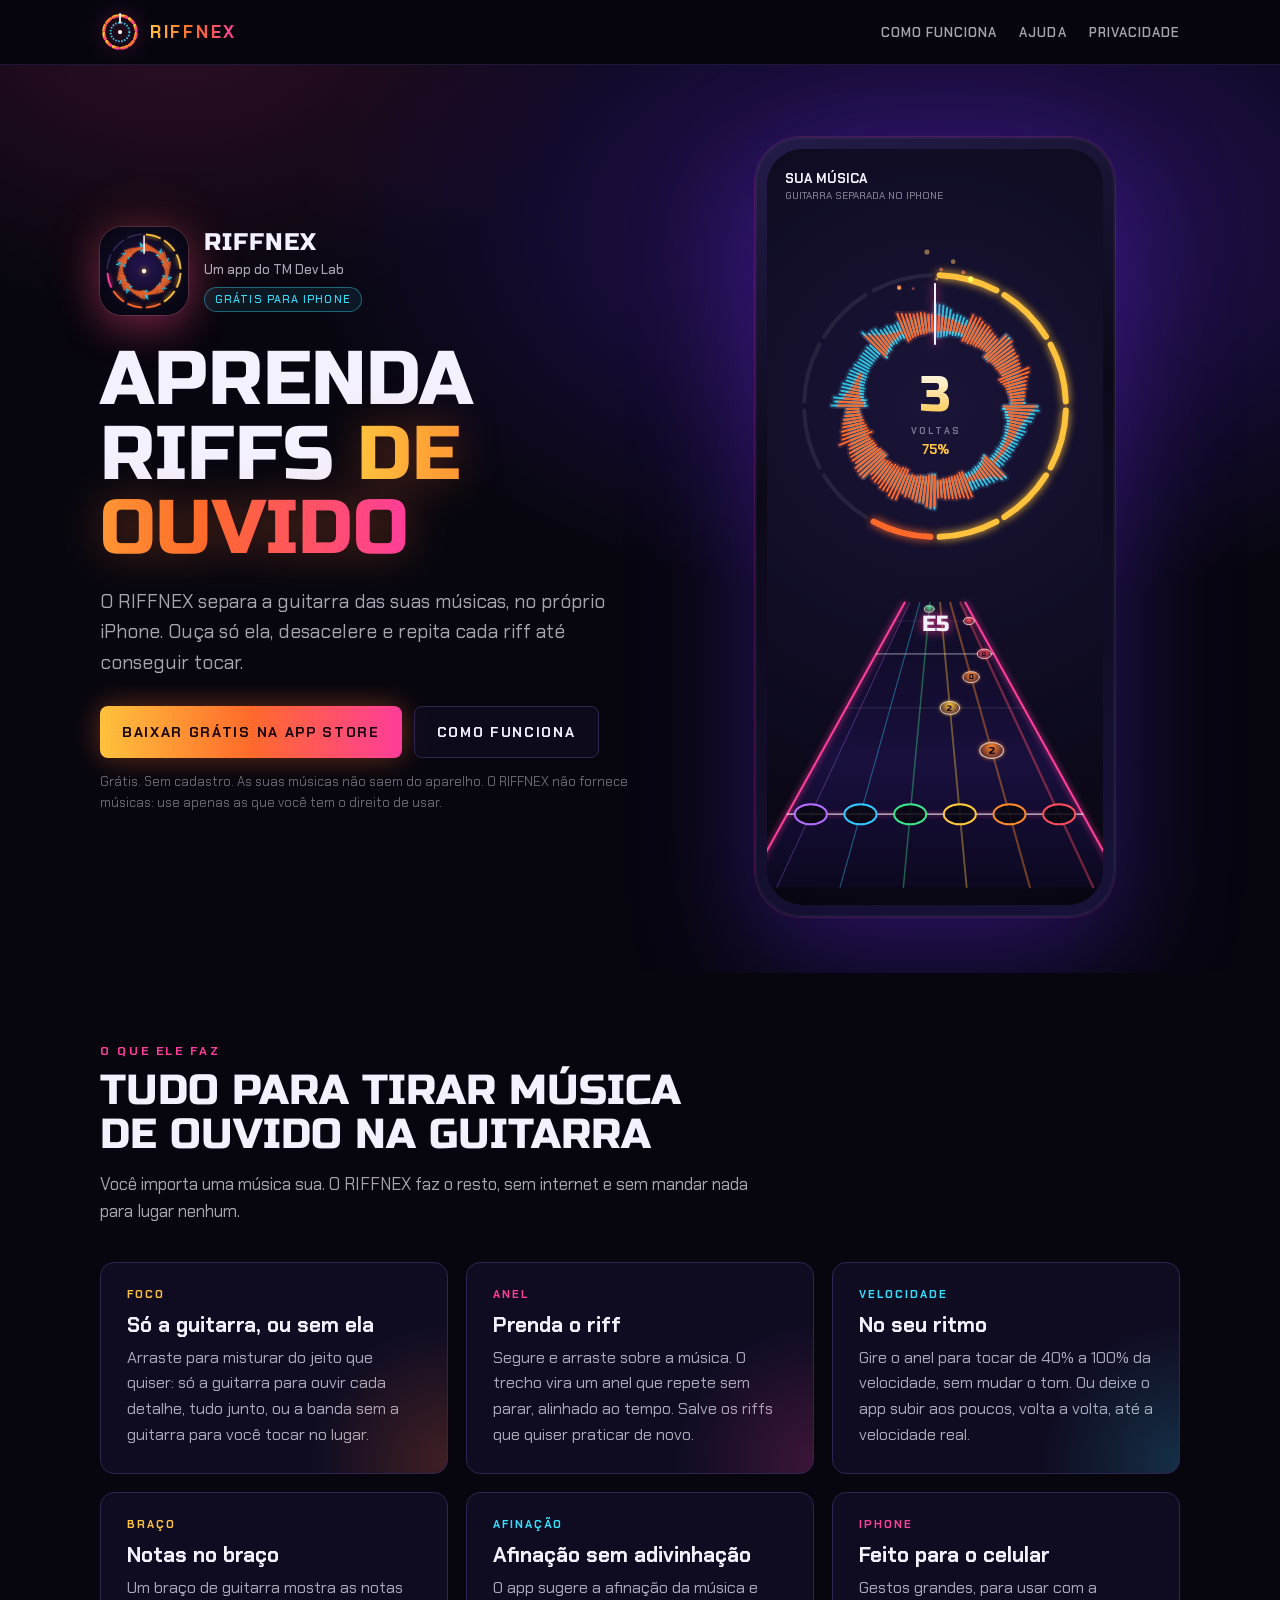
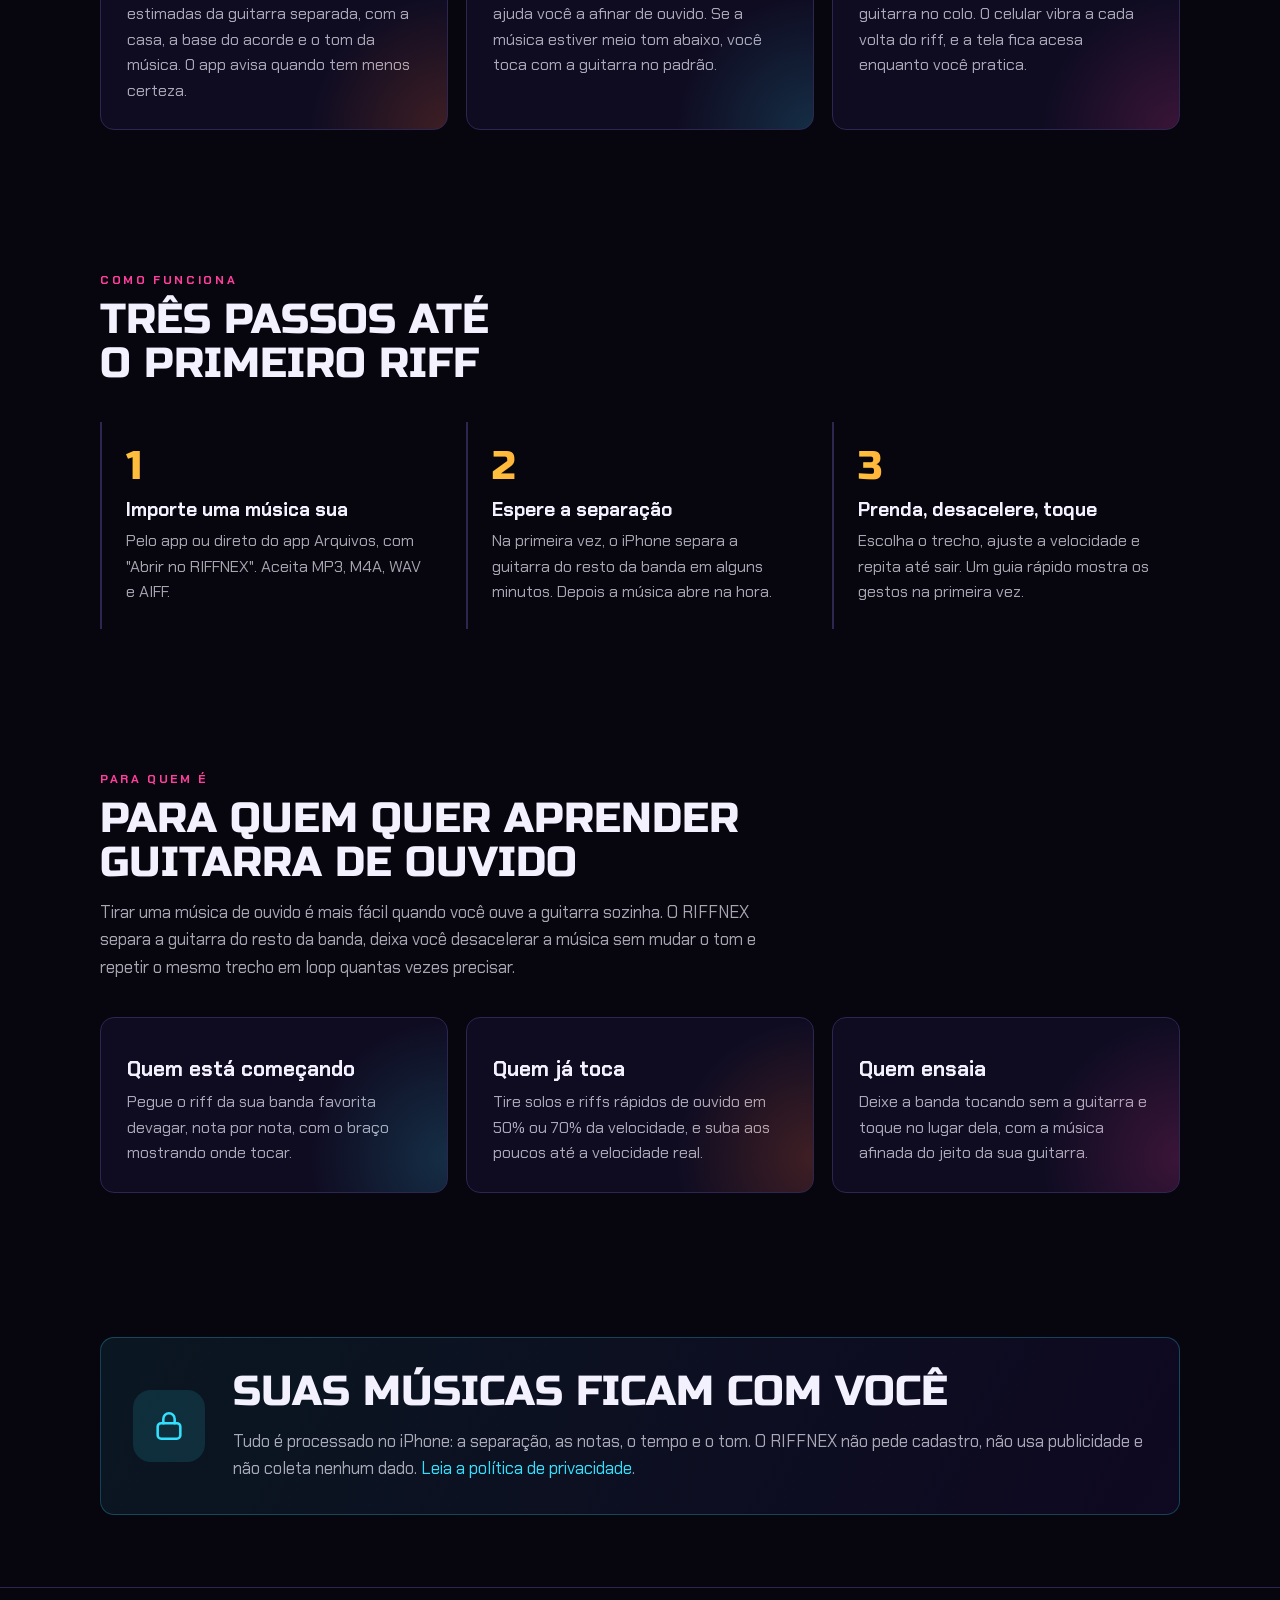
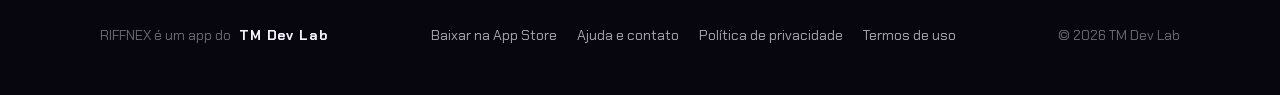
<file: site/index.html>
<!doctype html>
<html lang="pt-BR">
<head>
<meta charset="utf-8">
<meta name="viewport" content="width=device-width, initial-scale=1, viewport-fit=cover">
<title>RIFFNEX: aprenda guitarra de ouvido com as suas músicas</title>
<meta name="description" content="App grátis para iPhone que separa a guitarra das suas músicas. Ouça só a guitarra, desacelere sem mudar o tom e repita cada riff em loop até tocar. Tudo no aparelho, sem cadastro.">
<meta name="robots" content="index, follow, max-image-preview:large">
<meta name="theme-color" content="#07060f">
<meta name="author" content="TM Dev Lab">
<meta name="color-scheme" content="dark">
<meta name="apple-itunes-app" content="app-id=6829888708">
<link rel="canonical" href="https://riffnex.tmdevlab.com/">
<link rel="icon" type="image/png" href="assets/favicon-64.png">
<link rel="apple-touch-icon" href="assets/apple-touch-icon.png">
<link rel="manifest" href="site.webmanifest">
<meta property="og:type" content="website">
<meta property="og:site_name" content="RIFFNEX">
<meta property="og:locale" content="pt_BR">
<meta property="og:url" content="https://riffnex.tmdevlab.com/">
<meta property="og:title" content="RIFFNEX: aprenda guitarra de ouvido com as suas músicas">
<meta property="og:description" content="App grátis para iPhone que separa a guitarra das suas músicas. Ouça só a guitarra, desacelere sem mudar o tom e repita cada riff em loop até tocar. Tudo no aparelho, sem cadastro.">
<meta property="og:image" content="https://riffnex.tmdevlab.com/assets/og-image.png">
<meta property="og:image:width" content="1200">
<meta property="og:image:height" content="630">
<meta property="og:image:alt" content="RIFFNEX: aprenda riffs de ouvido. Um app do TM Dev Lab.">
<meta name="twitter:card" content="summary_large_image">
<meta name="twitter:title" content="RIFFNEX: aprenda guitarra de ouvido com as suas músicas">
<meta name="twitter:description" content="App grátis para iPhone que separa a guitarra das suas músicas. Ouça só a guitarra, desacelere sem mudar o tom e repita cada riff em loop até tocar. Tudo no aparelho, sem cadastro.">
<meta name="twitter:image" content="https://riffnex.tmdevlab.com/assets/og-image.png">
<script type="application/ld+json">{"@context": "https://schema.org", "@type": "SoftwareApplication", "name": "RIFFNEX", "url": "https://riffnex.tmdevlab.com/", "description": "App para iPhone que separa a guitarra das suas músicas no próprio aparelho, para você ouvir só ela, desacelerar e repetir cada riff até aprender de ouvido.", "applicationCategory": "MusicApplication", "applicationSubCategory": "Educação musical", "operatingSystem": "iOS 27", "inLanguage": "pt-BR", "image": "https://riffnex.tmdevlab.com/assets/icon-512.png", "screenshot": "https://riffnex.tmdevlab.com/assets/og-image.png", "offers": {"@type": "Offer", "price": "0", "priceCurrency": "BRL"}, "downloadUrl": "https://apps.apple.com/app/riffnex/id6829888708", "installUrl": "https://apps.apple.com/app/riffnex/id6829888708", "sameAs": ["https://apps.apple.com/app/riffnex/id6829888708"], "featureList": ["Separação da guitarra no iPhone", "Só a guitarra, tudo junto ou a banda sem a guitarra", "Loop de riffs alinhado ao tempo", "Velocidade de 40% a 100% sem mudar o tom", "Braço de guitarra com notas estimadas", "Sugestão de afinação e afinador de ouvido"], "author": {"@type": "Organization", "@id": "https://www.tmdevlab.com/#org", "name": "TM Dev Lab", "url": "https://www.tmdevlab.com"}, "publisher": {"@type": "Organization", "@id": "https://www.tmdevlab.com/#org", "name": "TM Dev Lab", "url": "https://www.tmdevlab.com"}}</script>
<script type="application/ld+json">{"@context": "https://schema.org", "@type": "WebSite", "name": "RIFFNEX", "url": "https://riffnex.tmdevlab.com/", "inLanguage": "pt-BR", "publisher": {"@type": "Organization", "@id": "https://www.tmdevlab.com/#org", "name": "TM Dev Lab", "url": "https://www.tmdevlab.com"}}</script>
<link rel="preconnect" href="https://fonts.googleapis.com">
<link rel="preconnect" href="https://fonts.gstatic.com" crossorigin>
<link rel="stylesheet" href="https://fonts.googleapis.com/css2?family=Chakra+Petch:wght@400;500;600;700&family=Russo+One&display=swap">
<link rel="stylesheet" href="assets/style.css">
</head>
<body>
<header class="top">
  <div class="wrap">
    <a class="brand" href=""><svg class="mark" viewBox="0 0 64 64" width="40" height="40" aria-hidden="true">
  <defs><linearGradient id="rxg" x1="0" y1="0" x2="1" y2="1"><stop offset="0" stop-color="#ffc23d"/><stop offset=".5" stop-color="#ff6a2b"/><stop offset="1" stop-color="#ff3d9a"/></linearGradient></defs>
  <g fill="none" stroke="url(#rxg)" stroke-width="5" stroke-linecap="round"><path d="M34.27 6.10 A26 26 0 0 1 42.99 8.44"/><path d="M46.91 10.70 A26 26 0 0 1 53.30 17.09"/><path d="M55.56 21.01 A26 26 0 0 1 57.90 29.73"/><path d="M57.90 34.27 A26 26 0 0 1 55.56 42.99"/><path d="M53.30 46.91 A26 26 0 0 1 46.91 53.30"/><path d="M42.99 55.56 A26 26 0 0 1 34.27 57.90"/><path d="M29.73 57.90 A26 26 0 0 1 21.01 55.56"/><path d="M17.09 53.30 A26 26 0 0 1 10.70 46.91"/><path d="M8.44 42.99 A26 26 0 0 1 6.10 34.27"/><path d="M6.10 29.73 A26 26 0 0 1 8.44 21.01"/><path d="M10.70 17.09 A26 26 0 0 1 17.09 10.70"/><path d="M21.01 8.44 A26 26 0 0 1 29.73 6.10"/></g>
  <circle cx="32" cy="32" r="15" fill="none" stroke="#33e1ff" stroke-width="3" stroke-dasharray="2.2 2.6"/>
  <circle cx="32" cy="32" r="3.4" fill="#fff4e6"/>
  <rect x="30.6" y="1.5" width="2.8" height="17" rx="1.4" fill="#fff"/>
</svg><span>RIFFNEX</span></a>
    <nav class="nav" aria-label="Principal">
      <a class="hide-sm" href="#como-funciona">Como funciona</a>
      <a href="suporte/">Ajuda</a>
      <a href="privacidade/">Privacidade</a>
    </nav>
  </div>
</header>
<main>
<section class="hero">
  <div class="wrap">
    <div>
      <div class="appcard">
        <img src="assets/icon-512.png" alt="Ícone do RIFFNEX: um anel com a guitarra em laranja e a banda em azul" width="88" height="88">
        <div>
          <strong>RIFFNEX</strong>
          <span>Um app do TM Dev Lab</span>
          <span class="soonpill">Grátis para iPhone</span>
        </div>
      </div>
      <h1>Aprenda riffs <span class="glow">de ouvido</span></h1>
      <p class="lead">O RIFFNEX separa a guitarra das suas músicas, no próprio iPhone. Ouça só ela, desacelere e repita cada riff até conseguir tocar.</p>
      <div class="cta">
        <a class="btn primary" href="https://apps.apple.com/app/riffnex/id6829888708" rel="noopener">Baixar grátis na App Store</a>
        <a class="btn ghost" href="#como-funciona">Como funciona</a>
      </div>
      <p class="note">Grátis. Sem cadastro. As suas músicas não saem do aparelho. O RIFFNEX não fornece músicas: use apenas as que você tem o direito de usar.</p>
    </div>
    <div class="phone" aria-label="Animação da tela de prática do RIFFNEX: um riff preso num anel que gira, e o braço da guitarra com as notas descendo">
      <canvas id="arena"></canvas>
    </div>
  </div>
</section>

<section id="recursos">
  <div class="wrap">
    <div class="section-head reveal">
      <div class="eyebrow">O que ele faz</div>
      <h2>Tudo para tirar música de ouvido na guitarra</h2>
      <p>Você importa uma música sua. O RIFFNEX faz o resto, sem internet e sem mandar nada para lugar nenhum.</p>
    </div>
    <div class="features">
      <article class="feature fire reveal">
        <div class="tag">Foco</div>
        <h3>Só a guitarra, ou sem ela</h3>
        <p>Arraste para misturar do jeito que quiser: só a guitarra para ouvir cada detalhe, tudo junto, ou a banda sem a guitarra para você tocar no lugar.</p>
      </article>
      <article class="feature magenta reveal">
        <div class="tag">Anel</div>
        <h3>Prenda o riff</h3>
        <p>Segure e arraste sobre a música. O trecho vira um anel que repete sem parar, alinhado ao tempo. Salve os riffs que quiser praticar de novo.</p>
      </article>
      <article class="feature cyan reveal">
        <div class="tag">Velocidade</div>
        <h3>No seu ritmo</h3>
        <p>Gire o anel para tocar de 40% a 100% da velocidade, sem mudar o tom. Ou deixe o app subir aos poucos, volta a volta, até a velocidade real.</p>
      </article>
      <article class="feature fire reveal">
        <div class="tag">Braço</div>
        <h3>Notas no braço</h3>
        <p>Um braço de guitarra mostra as notas estimadas da guitarra separada, com a casa, a base do acorde e o tom da música. O app avisa quando tem menos certeza.</p>
      </article>
      <article class="feature cyan reveal">
        <div class="tag">Afinação</div>
        <h3>Afinação sem adivinhação</h3>
        <p>O app sugere a afinação da música e ajuda você a afinar de ouvido. Se a música estiver meio tom abaixo, você toca com a guitarra no padrão.</p>
      </article>
      <article class="feature magenta reveal">
        <div class="tag">iPhone</div>
        <h3>Feito para o celular</h3>
        <p>Gestos grandes, para usar com a guitarra no colo. O celular vibra a cada volta do riff, e a tela fica acesa enquanto você pratica.</p>
      </article>
    </div>
  </div>
</section>

<section id="como-funciona">
  <div class="wrap">
    <div class="section-head reveal">
      <div class="eyebrow">Como funciona</div>
      <h2>Três passos até o primeiro riff</h2>
    </div>
    <div class="steps">
      <div class="step reveal"><b>1</b><h3>Importe uma música sua</h3><p>Pelo app ou direto do app Arquivos, com "Abrir no RIFFNEX". Aceita MP3, M4A, WAV e AIFF.</p></div>
      <div class="step reveal"><b>2</b><h3>Espere a separação</h3><p>Na primeira vez, o iPhone separa a guitarra do resto da banda em alguns minutos. Depois a música abre na hora.</p></div>
      <div class="step reveal"><b>3</b><h3>Prenda, desacelere, toque</h3><p>Escolha o trecho, ajuste a velocidade e repita até sair. Um guia rápido mostra os gestos na primeira vez.</p></div>
    </div>
  </div>
</section>

<section id="para-quem">
  <div class="wrap">
    <div class="section-head reveal">
      <div class="eyebrow">Para quem é</div>
      <h2>Para quem quer aprender guitarra de ouvido</h2>
      <p>Tirar uma música de ouvido é mais fácil quando você ouve a guitarra sozinha. O RIFFNEX separa a guitarra do resto da banda, deixa você desacelerar a música sem mudar o tom e repetir o mesmo trecho em loop quantas vezes precisar.</p>
    </div>
    <div class="features">
      <article class="feature cyan reveal">
        <h3>Quem está começando</h3>
        <p>Pegue o riff da sua banda favorita devagar, nota por nota, com o braço mostrando onde tocar.</p>
      </article>
      <article class="feature fire reveal">
        <h3>Quem já toca</h3>
        <p>Tire solos e riffs rápidos de ouvido em 50% ou 70% da velocidade, e suba aos poucos até a velocidade real.</p>
      </article>
      <article class="feature magenta reveal">
        <h3>Quem ensaia</h3>
        <p>Deixe a banda tocando sem a guitarra e toque no lugar dela, com a música afinada do jeito da sua guitarra.</p>
      </article>
    </div>
  </div>
</section>

<section>
  <div class="wrap">
    <div class="private reveal">
      <div class="badge" aria-hidden="true">
        <svg width="34" height="34" viewBox="0 0 24 24" fill="none" stroke="currentColor" stroke-width="1.8" stroke-linecap="round" stroke-linejoin="round"><rect x="4" y="10" width="16" height="11" rx="2.5"/><path d="M8 10V7a4 4 0 0 1 8 0v3"/></svg>
      </div>
      <div>
        <h2>Suas músicas ficam com você</h2>
        <p>Tudo é processado no iPhone: a separação, as notas, o tempo e o tom. O RIFFNEX não pede cadastro, não usa publicidade e não coleta nenhum dado. <a href="privacidade/">Leia a política de privacidade</a>.</p>
      </div>
    </div>
  </div>
</section>
</main>
<footer>
  <div class="wrap">
    <span class="lab">RIFFNEX é um app do <a href="https://www.tmdevlab.com"><strong>TM Dev Lab</strong></a></span>
    <nav aria-label="Rodapé">
      <a href="https://apps.apple.com/app/riffnex/id6829888708" rel="noopener">Baixar na App Store</a>
      <a href="suporte/">Ajuda e contato</a>
      <a href="privacidade/">Política de privacidade</a>
      <a href="termos/">Termos de uso</a>
    </nav>
    <span>© 2026 TM Dev Lab</span>
  </div>
</footer>
<script src="assets/hero.js" defer></script>
</body>
</html>
</file>
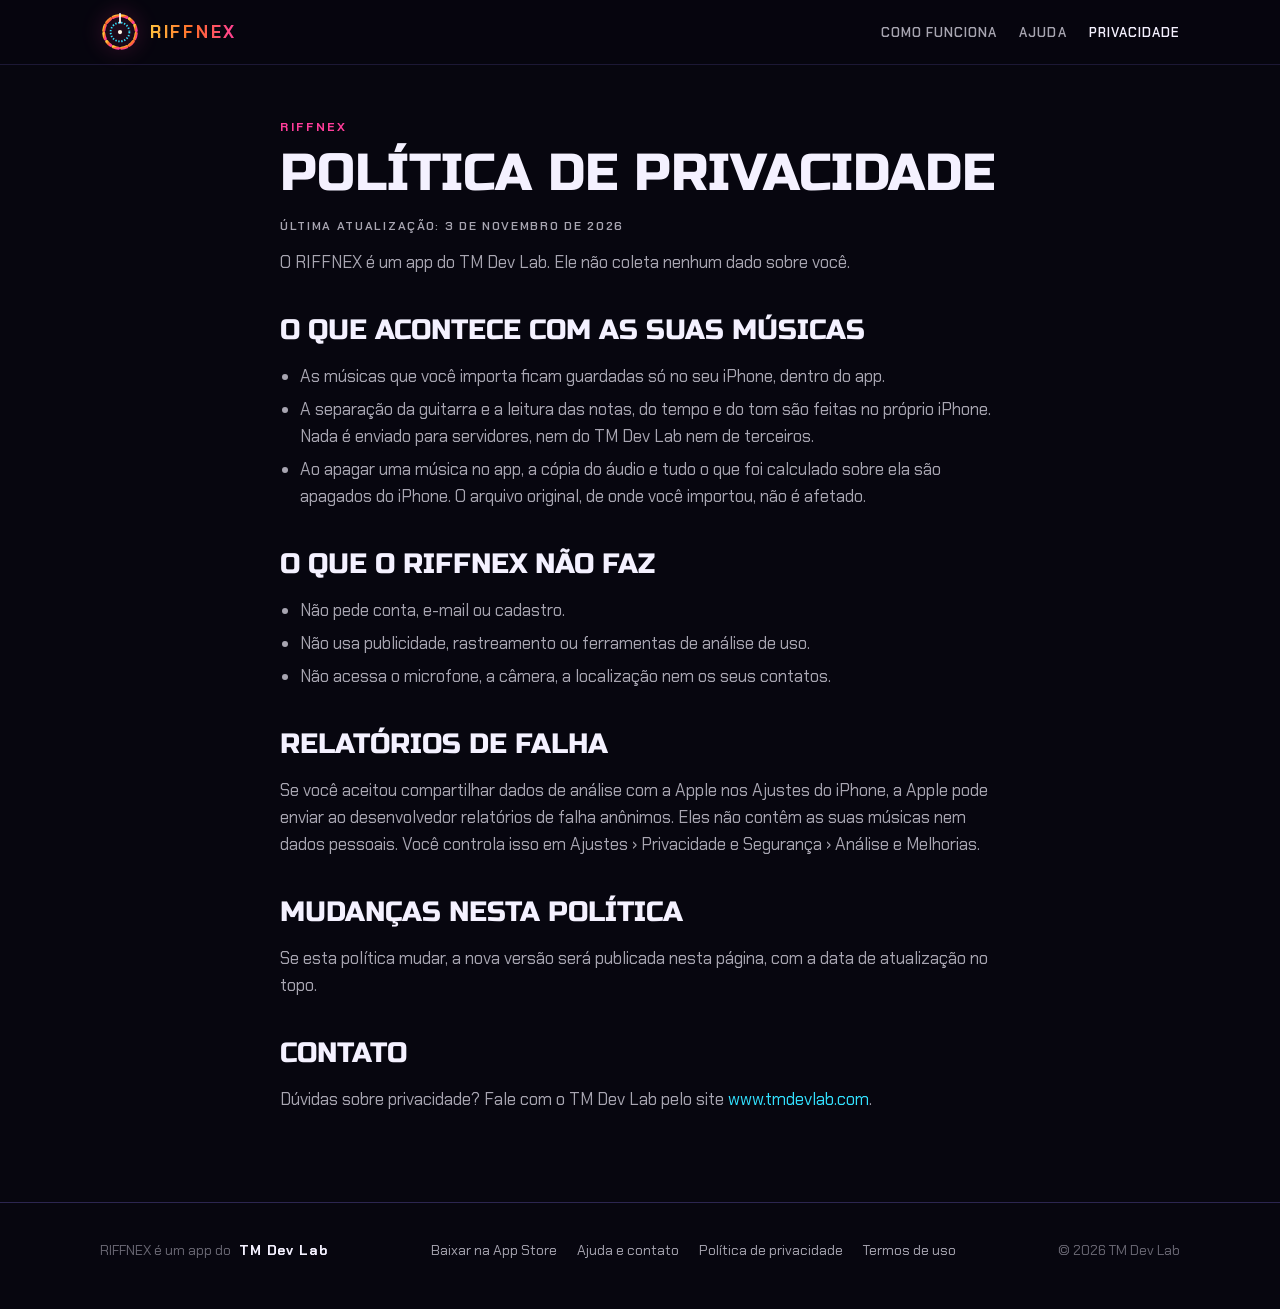
<file: site/privacidade/index.html>
<!doctype html>
<html lang="pt-BR">
<head>
<meta charset="utf-8">
<meta name="viewport" content="width=device-width, initial-scale=1, viewport-fit=cover">
<title>Política de privacidade do RIFFNEX</title>
<meta name="description" content="O RIFFNEX não coleta nenhum dado. As suas músicas e tudo o que o app calcula ficam só no seu iPhone.">
<meta name="robots" content="index, follow, max-image-preview:large">
<meta name="theme-color" content="#07060f">
<meta name="author" content="TM Dev Lab">
<meta name="color-scheme" content="dark">
<meta name="apple-itunes-app" content="app-id=6829888708">
<link rel="canonical" href="https://riffnex.tmdevlab.com/privacidade/">
<link rel="icon" type="image/png" href="../assets/favicon-64.png">
<link rel="apple-touch-icon" href="../assets/apple-touch-icon.png">
<link rel="manifest" href="../site.webmanifest">
<meta property="og:type" content="website">
<meta property="og:site_name" content="RIFFNEX">
<meta property="og:locale" content="pt_BR">
<meta property="og:url" content="https://riffnex.tmdevlab.com/privacidade/">
<meta property="og:title" content="Política de privacidade do RIFFNEX">
<meta property="og:description" content="O RIFFNEX não coleta nenhum dado. As suas músicas e tudo o que o app calcula ficam só no seu iPhone.">
<meta property="og:image" content="https://riffnex.tmdevlab.com/assets/og-image.png">
<meta property="og:image:width" content="1200">
<meta property="og:image:height" content="630">
<meta property="og:image:alt" content="RIFFNEX: aprenda riffs de ouvido. Um app do TM Dev Lab.">
<meta name="twitter:card" content="summary_large_image">
<meta name="twitter:title" content="Política de privacidade do RIFFNEX">
<meta name="twitter:description" content="O RIFFNEX não coleta nenhum dado. As suas músicas e tudo o que o app calcula ficam só no seu iPhone.">
<meta name="twitter:image" content="https://riffnex.tmdevlab.com/assets/og-image.png">
<link rel="preconnect" href="https://fonts.googleapis.com">
<link rel="preconnect" href="https://fonts.gstatic.com" crossorigin>
<link rel="stylesheet" href="https://fonts.googleapis.com/css2?family=Chakra+Petch:wght@400;500;600;700&family=Russo+One&display=swap">
<link rel="stylesheet" href="../assets/style.css">
</head>
<body>
<header class="top">
  <div class="wrap">
    <a class="brand" href="../"><svg class="mark" viewBox="0 0 64 64" width="40" height="40" aria-hidden="true">
  <defs><linearGradient id="rxg" x1="0" y1="0" x2="1" y2="1"><stop offset="0" stop-color="#ffc23d"/><stop offset=".5" stop-color="#ff6a2b"/><stop offset="1" stop-color="#ff3d9a"/></linearGradient></defs>
  <g fill="none" stroke="url(#rxg)" stroke-width="5" stroke-linecap="round"><path d="M34.27 6.10 A26 26 0 0 1 42.99 8.44"/><path d="M46.91 10.70 A26 26 0 0 1 53.30 17.09"/><path d="M55.56 21.01 A26 26 0 0 1 57.90 29.73"/><path d="M57.90 34.27 A26 26 0 0 1 55.56 42.99"/><path d="M53.30 46.91 A26 26 0 0 1 46.91 53.30"/><path d="M42.99 55.56 A26 26 0 0 1 34.27 57.90"/><path d="M29.73 57.90 A26 26 0 0 1 21.01 55.56"/><path d="M17.09 53.30 A26 26 0 0 1 10.70 46.91"/><path d="M8.44 42.99 A26 26 0 0 1 6.10 34.27"/><path d="M6.10 29.73 A26 26 0 0 1 8.44 21.01"/><path d="M10.70 17.09 A26 26 0 0 1 17.09 10.70"/><path d="M21.01 8.44 A26 26 0 0 1 29.73 6.10"/></g>
  <circle cx="32" cy="32" r="15" fill="none" stroke="#33e1ff" stroke-width="3" stroke-dasharray="2.2 2.6"/>
  <circle cx="32" cy="32" r="3.4" fill="#fff4e6"/>
  <rect x="30.6" y="1.5" width="2.8" height="17" rx="1.4" fill="#fff"/>
</svg><span>RIFFNEX</span></a>
    <nav class="nav" aria-label="Principal">
      <a class="hide-sm" href="../#como-funciona">Como funciona</a>
      <a href="../suporte/">Ajuda</a>
      <a href="../privacidade/" aria-current="page">Privacidade</a>
    </nav>
  </div>
</header>
<main class="page">
  <div class="wrap">
    <div class="eyebrow">RIFFNEX</div>
    <h1>Política de privacidade</h1>
    <p class="updated">Última atualização: 3 de novembro de 2026</p>
    <p>O RIFFNEX é um app do TM Dev Lab. Ele não coleta nenhum dado sobre você.</p>

    <h2>O que acontece com as suas músicas</h2>
    <ul>
      <li>As músicas que você importa ficam guardadas só no seu iPhone, dentro do app.</li>
      <li>A separação da guitarra e a leitura das notas, do tempo e do tom são feitas no próprio iPhone. Nada é enviado para servidores, nem do TM Dev Lab nem de terceiros.</li>
      <li>Ao apagar uma música no app, a cópia do áudio e tudo o que foi calculado sobre ela são apagados do iPhone. O arquivo original, de onde você importou, não é afetado.</li>
    </ul>

    <h2>O que o RIFFNEX não faz</h2>
    <ul>
      <li>Não pede conta, e-mail ou cadastro.</li>
      <li>Não usa publicidade, rastreamento ou ferramentas de análise de uso.</li>
      <li>Não acessa o microfone, a câmera, a localização nem os seus contatos.</li>
    </ul>

    <h2>Relatórios de falha</h2>
    <p>Se você aceitou compartilhar dados de análise com a Apple nos Ajustes do iPhone, a Apple pode enviar ao desenvolvedor relatórios de falha anônimos. Eles não contêm as suas músicas nem dados pessoais. Você controla isso em Ajustes › Privacidade e Segurança › Análise e Melhorias.</p>

    <h2>Mudanças nesta política</h2>
    <p>Se esta política mudar, a nova versão será publicada nesta página, com a data de atualização no topo.</p>

    <h2>Contato</h2>
    <p>Dúvidas sobre privacidade? Fale com o TM Dev Lab pelo site <a href="https://www.tmdevlab.com">www.tmdevlab.com</a>.</p>
  </div>
</main>
<footer>
  <div class="wrap">
    <span class="lab">RIFFNEX é um app do <a href="https://www.tmdevlab.com"><strong>TM Dev Lab</strong></a></span>
    <nav aria-label="Rodapé">
      <a href="https://apps.apple.com/app/riffnex/id6829888708" rel="noopener">Baixar na App Store</a>
      <a href="../suporte/">Ajuda e contato</a>
      <a href="../privacidade/">Política de privacidade</a>
      <a href="../termos/">Termos de uso</a>
    </nav>
    <span>© 2026 TM Dev Lab</span>
  </div>
</footer>

</body>
</html>
</file>
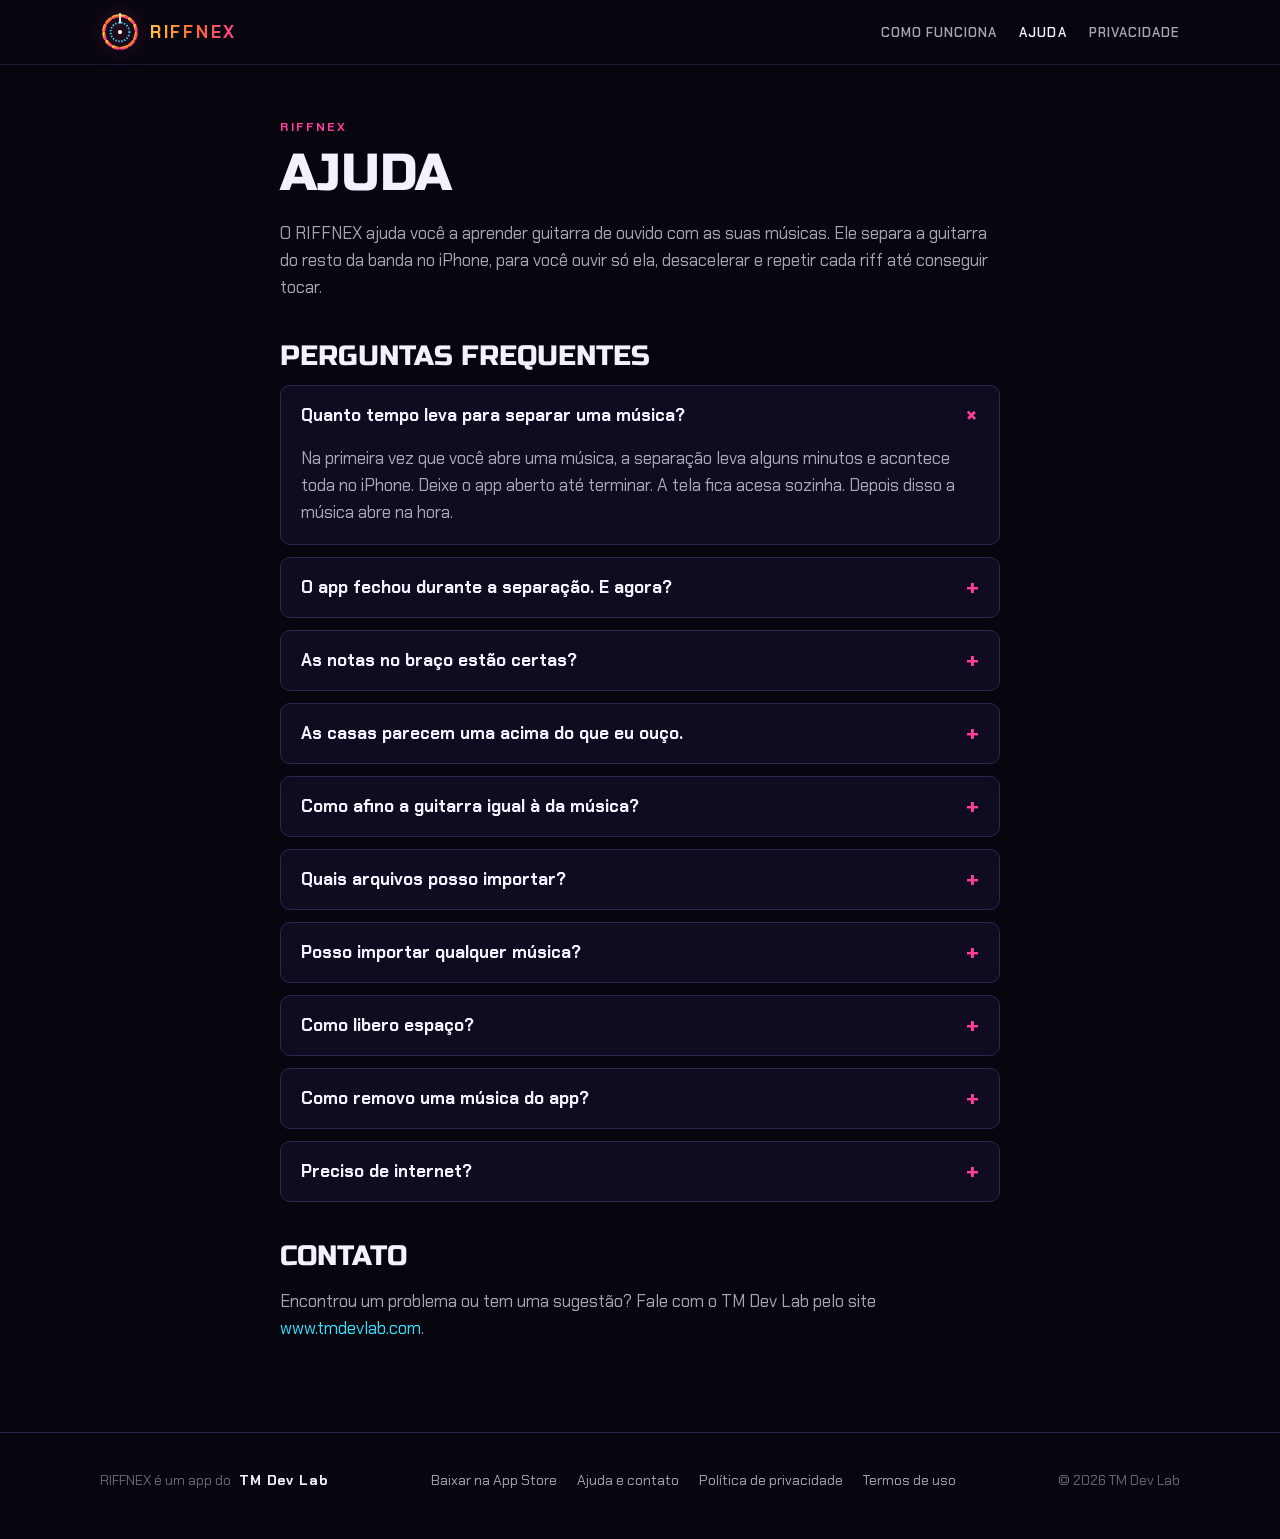
<file: site/suporte/index.html>
<!doctype html>
<html lang="pt-BR">
<head>
<meta charset="utf-8">
<meta name="viewport" content="width=device-width, initial-scale=1, viewport-fit=cover">
<title>Ajuda do RIFFNEX: perguntas frequentes</title>
<meta name="description" content="Como separar a guitarra de uma música, prender um riff em loop, ajustar a afinação, liberar espaço e mais. Perguntas frequentes e contato do RIFFNEX.">
<meta name="robots" content="index, follow, max-image-preview:large">
<meta name="theme-color" content="#07060f">
<meta name="author" content="TM Dev Lab">
<meta name="color-scheme" content="dark">
<meta name="apple-itunes-app" content="app-id=6829888708">
<link rel="canonical" href="https://riffnex.tmdevlab.com/suporte/">
<link rel="icon" type="image/png" href="../assets/favicon-64.png">
<link rel="apple-touch-icon" href="../assets/apple-touch-icon.png">
<link rel="manifest" href="../site.webmanifest">
<meta property="og:type" content="website">
<meta property="og:site_name" content="RIFFNEX">
<meta property="og:locale" content="pt_BR">
<meta property="og:url" content="https://riffnex.tmdevlab.com/suporte/">
<meta property="og:title" content="Ajuda do RIFFNEX: perguntas frequentes">
<meta property="og:description" content="Como separar a guitarra de uma música, prender um riff em loop, ajustar a afinação, liberar espaço e mais. Perguntas frequentes e contato do RIFFNEX.">
<meta property="og:image" content="https://riffnex.tmdevlab.com/assets/og-image.png">
<meta property="og:image:width" content="1200">
<meta property="og:image:height" content="630">
<meta property="og:image:alt" content="RIFFNEX: aprenda riffs de ouvido. Um app do TM Dev Lab.">
<meta name="twitter:card" content="summary_large_image">
<meta name="twitter:title" content="Ajuda do RIFFNEX: perguntas frequentes">
<meta name="twitter:description" content="Como separar a guitarra de uma música, prender um riff em loop, ajustar a afinação, liberar espaço e mais. Perguntas frequentes e contato do RIFFNEX.">
<meta name="twitter:image" content="https://riffnex.tmdevlab.com/assets/og-image.png">
<script type="application/ld+json">{"@context": "https://schema.org", "@type": "FAQPage", "mainEntity": [{"@type": "Question", "name": "Quanto tempo leva para separar uma música?", "acceptedAnswer": {"@type": "Answer", "text": "Na primeira vez que você abre uma música, a separação leva alguns minutos e acontece toda no iPhone. Deixe o app aberto até terminar. A tela fica acesa sozinha. Depois disso a música abre na hora."}}, {"@type": "Question", "name": "O app fechou durante a separação. E agora?", "acceptedAnswer": {"@type": "Answer", "text": "Abra a música de novo e toque em Tentar de novo. Fechar os outros apps antes ajuda, porque a separação usa bastante memória."}}, {"@type": "Question", "name": "As notas no braço estão certas?", "acceptedAnswer": {"@type": "Answer", "text": "Elas são estimadas a partir da guitarra separada, e o app pode errar, principalmente com muita distorção, acordes ou duas guitarras. As notas tracejadas são as de menor certeza. Na dúvida, confie no ouvido: deixe só a guitarra, diminua a velocidade e prenda o trecho no anel."}}, {"@type": "Question", "name": "As casas parecem uma acima do que eu ouço.", "acceptedAnswer": {"@type": "Answer", "text": "A música provavelmente está numa afinação mais baixa, como meio tom abaixo. Toque no botão Afinação, escolha a afinação da música e, se quiser, ative a opção de tocar com a guitarra em afinação padrão. O app sobe a música sem mudar a velocidade."}}, {"@type": "Question", "name": "Como afino a guitarra igual à da música?", "acceptedAnswer": {"@type": "Answer", "text": "No botão Afinação, toque em cada corda para ouvir a nota de referência. Toque a mesma corda na guitarra e gire a tarraxa até os dois sons ficarem iguais."}}, {"@type": "Question", "name": "Quais arquivos posso importar?", "acceptedAnswer": {"@type": "Answer", "text": "MP3, M4A, AAC, WAV, AIFF e CAF, de 5 segundos a 15 minutos, sem proteção contra cópia. Você pode importar pelo app ou abrir o arquivo no app Arquivos e escolher \"Abrir no RIFFNEX\". Importe apenas músicas que você tem o direito de usar."}}, {"@type": "Question", "name": "Posso importar qualquer música?", "acceptedAnswer": {"@type": "Answer", "text": "Importe apenas músicas que você tem o direito de usar. O RIFFNEX não fornece nem distribui músicas. Ele trabalha só com os arquivos que você coloca no seu iPhone, para estudo e prática pessoal. Veja os termos de uso."}}, {"@type": "Question", "name": "Como libero espaço?", "acceptedAnswer": {"@type": "Answer", "text": "Na biblioteca, toque no ícone de ajustes, depois em Opções ao lado da música, e escolha Liberar espaço. Isso apaga só os instrumentos separados. A música continua na biblioteca, com seus riffs salvos, e é separada de novo quando você abrir."}}, {"@type": "Question", "name": "Como removo uma música do app?", "acceptedAnswer": {"@type": "Answer", "text": "Na biblioteca, segure o dedo sobre a música e toque em Remover. Ou, no ícone de ajustes, toque em Opções ao lado dela e escolha Remover da biblioteca. O arquivo original, de onde você importou, não é afetado."}}, {"@type": "Question", "name": "Preciso de internet?", "acceptedAnswer": {"@type": "Answer", "text": "Não. Depois de instalado, o RIFFNEX funciona sem internet."}}]}</script>
<link rel="preconnect" href="https://fonts.googleapis.com">
<link rel="preconnect" href="https://fonts.gstatic.com" crossorigin>
<link rel="stylesheet" href="https://fonts.googleapis.com/css2?family=Chakra+Petch:wght@400;500;600;700&family=Russo+One&display=swap">
<link rel="stylesheet" href="../assets/style.css">
</head>
<body>
<header class="top">
  <div class="wrap">
    <a class="brand" href="../"><svg class="mark" viewBox="0 0 64 64" width="40" height="40" aria-hidden="true">
  <defs><linearGradient id="rxg" x1="0" y1="0" x2="1" y2="1"><stop offset="0" stop-color="#ffc23d"/><stop offset=".5" stop-color="#ff6a2b"/><stop offset="1" stop-color="#ff3d9a"/></linearGradient></defs>
  <g fill="none" stroke="url(#rxg)" stroke-width="5" stroke-linecap="round"><path d="M34.27 6.10 A26 26 0 0 1 42.99 8.44"/><path d="M46.91 10.70 A26 26 0 0 1 53.30 17.09"/><path d="M55.56 21.01 A26 26 0 0 1 57.90 29.73"/><path d="M57.90 34.27 A26 26 0 0 1 55.56 42.99"/><path d="M53.30 46.91 A26 26 0 0 1 46.91 53.30"/><path d="M42.99 55.56 A26 26 0 0 1 34.27 57.90"/><path d="M29.73 57.90 A26 26 0 0 1 21.01 55.56"/><path d="M17.09 53.30 A26 26 0 0 1 10.70 46.91"/><path d="M8.44 42.99 A26 26 0 0 1 6.10 34.27"/><path d="M6.10 29.73 A26 26 0 0 1 8.44 21.01"/><path d="M10.70 17.09 A26 26 0 0 1 17.09 10.70"/><path d="M21.01 8.44 A26 26 0 0 1 29.73 6.10"/></g>
  <circle cx="32" cy="32" r="15" fill="none" stroke="#33e1ff" stroke-width="3" stroke-dasharray="2.2 2.6"/>
  <circle cx="32" cy="32" r="3.4" fill="#fff4e6"/>
  <rect x="30.6" y="1.5" width="2.8" height="17" rx="1.4" fill="#fff"/>
</svg><span>RIFFNEX</span></a>
    <nav class="nav" aria-label="Principal">
      <a class="hide-sm" href="../#como-funciona">Como funciona</a>
      <a href="../suporte/" aria-current="page">Ajuda</a>
      <a href="../privacidade/">Privacidade</a>
    </nav>
  </div>
</header>
<main class="page">
  <div class="wrap">
    <div class="eyebrow">RIFFNEX</div>
    <h1>Ajuda</h1>
    <p>O RIFFNEX ajuda você a aprender guitarra de ouvido com as suas músicas. Ele separa a guitarra do resto da banda no iPhone, para você ouvir só ela, desacelerar e repetir cada riff até conseguir tocar.</p>

    <h2>Perguntas frequentes</h2>
    <div class="faq">
      <details open>
        <summary>Quanto tempo leva para separar uma música?</summary>
        <p>Na primeira vez que você abre uma música, a separação leva alguns minutos e acontece toda no iPhone. Deixe o app aberto até terminar. A tela fica acesa sozinha. Depois disso a música abre na hora.</p>
      </details>
      <details>
        <summary>O app fechou durante a separação. E agora?</summary>
        <p>Abra a música de novo e toque em Tentar de novo. Fechar os outros apps antes ajuda, porque a separação usa bastante memória.</p>
      </details>
      <details>
        <summary>As notas no braço estão certas?</summary>
        <p>Elas são estimadas a partir da guitarra separada, e o app pode errar, principalmente com muita distorção, acordes ou duas guitarras. As notas tracejadas são as de menor certeza. Na dúvida, confie no ouvido: deixe só a guitarra, diminua a velocidade e prenda o trecho no anel.</p>
      </details>
      <details>
        <summary>As casas parecem uma acima do que eu ouço.</summary>
        <p>A música provavelmente está numa afinação mais baixa, como meio tom abaixo. Toque no botão Afinação, escolha a afinação da música e, se quiser, ative a opção de tocar com a guitarra em afinação padrão. O app sobe a música sem mudar a velocidade.</p>
      </details>
      <details>
        <summary>Como afino a guitarra igual à da música?</summary>
        <p>No botão Afinação, toque em cada corda para ouvir a nota de referência. Toque a mesma corda na guitarra e gire a tarraxa até os dois sons ficarem iguais.</p>
      </details>
      <details>
        <summary>Quais arquivos posso importar?</summary>
        <p>MP3, M4A, AAC, WAV, AIFF e CAF, de 5 segundos a 15 minutos, sem proteção contra cópia. Você pode importar pelo app ou abrir o arquivo no app Arquivos e escolher "Abrir no RIFFNEX". Importe apenas músicas que você tem o direito de usar.</p>
      </details>
      <details>
        <summary>Posso importar qualquer música?</summary>
        <p>Importe apenas músicas que você tem o direito de usar. O RIFFNEX não fornece nem distribui músicas. Ele trabalha só com os arquivos que você coloca no seu iPhone, para estudo e prática pessoal. Veja os <a href="../termos/">termos de uso</a>.</p>
      </details>
      <details>
        <summary>Como libero espaço?</summary>
        <p>Na biblioteca, toque no ícone de ajustes, depois em Opções ao lado da música, e escolha Liberar espaço. Isso apaga só os instrumentos separados. A música continua na biblioteca, com seus riffs salvos, e é separada de novo quando você abrir.</p>
      </details>
      <details>
        <summary>Como removo uma música do app?</summary>
        <p>Na biblioteca, segure o dedo sobre a música e toque em Remover. Ou, no ícone de ajustes, toque em Opções ao lado dela e escolha Remover da biblioteca. O arquivo original, de onde você importou, não é afetado.</p>
      </details>
      <details>
        <summary>Preciso de internet?</summary>
        <p>Não. Depois de instalado, o RIFFNEX funciona sem internet.</p>
      </details>
    </div>

    <h2>Contato</h2>
    <p>Encontrou um problema ou tem uma sugestão? Fale com o TM Dev Lab pelo site <a href="https://www.tmdevlab.com">www.tmdevlab.com</a>.</p>
  </div>
</main>
<footer>
  <div class="wrap">
    <span class="lab">RIFFNEX é um app do <a href="https://www.tmdevlab.com"><strong>TM Dev Lab</strong></a></span>
    <nav aria-label="Rodapé">
      <a href="https://apps.apple.com/app/riffnex/id6829888708" rel="noopener">Baixar na App Store</a>
      <a href="../suporte/">Ajuda e contato</a>
      <a href="../privacidade/">Política de privacidade</a>
      <a href="../termos/">Termos de uso</a>
    </nav>
    <span>© 2026 TM Dev Lab</span>
  </div>
</footer>

</body>
</html>
</file>
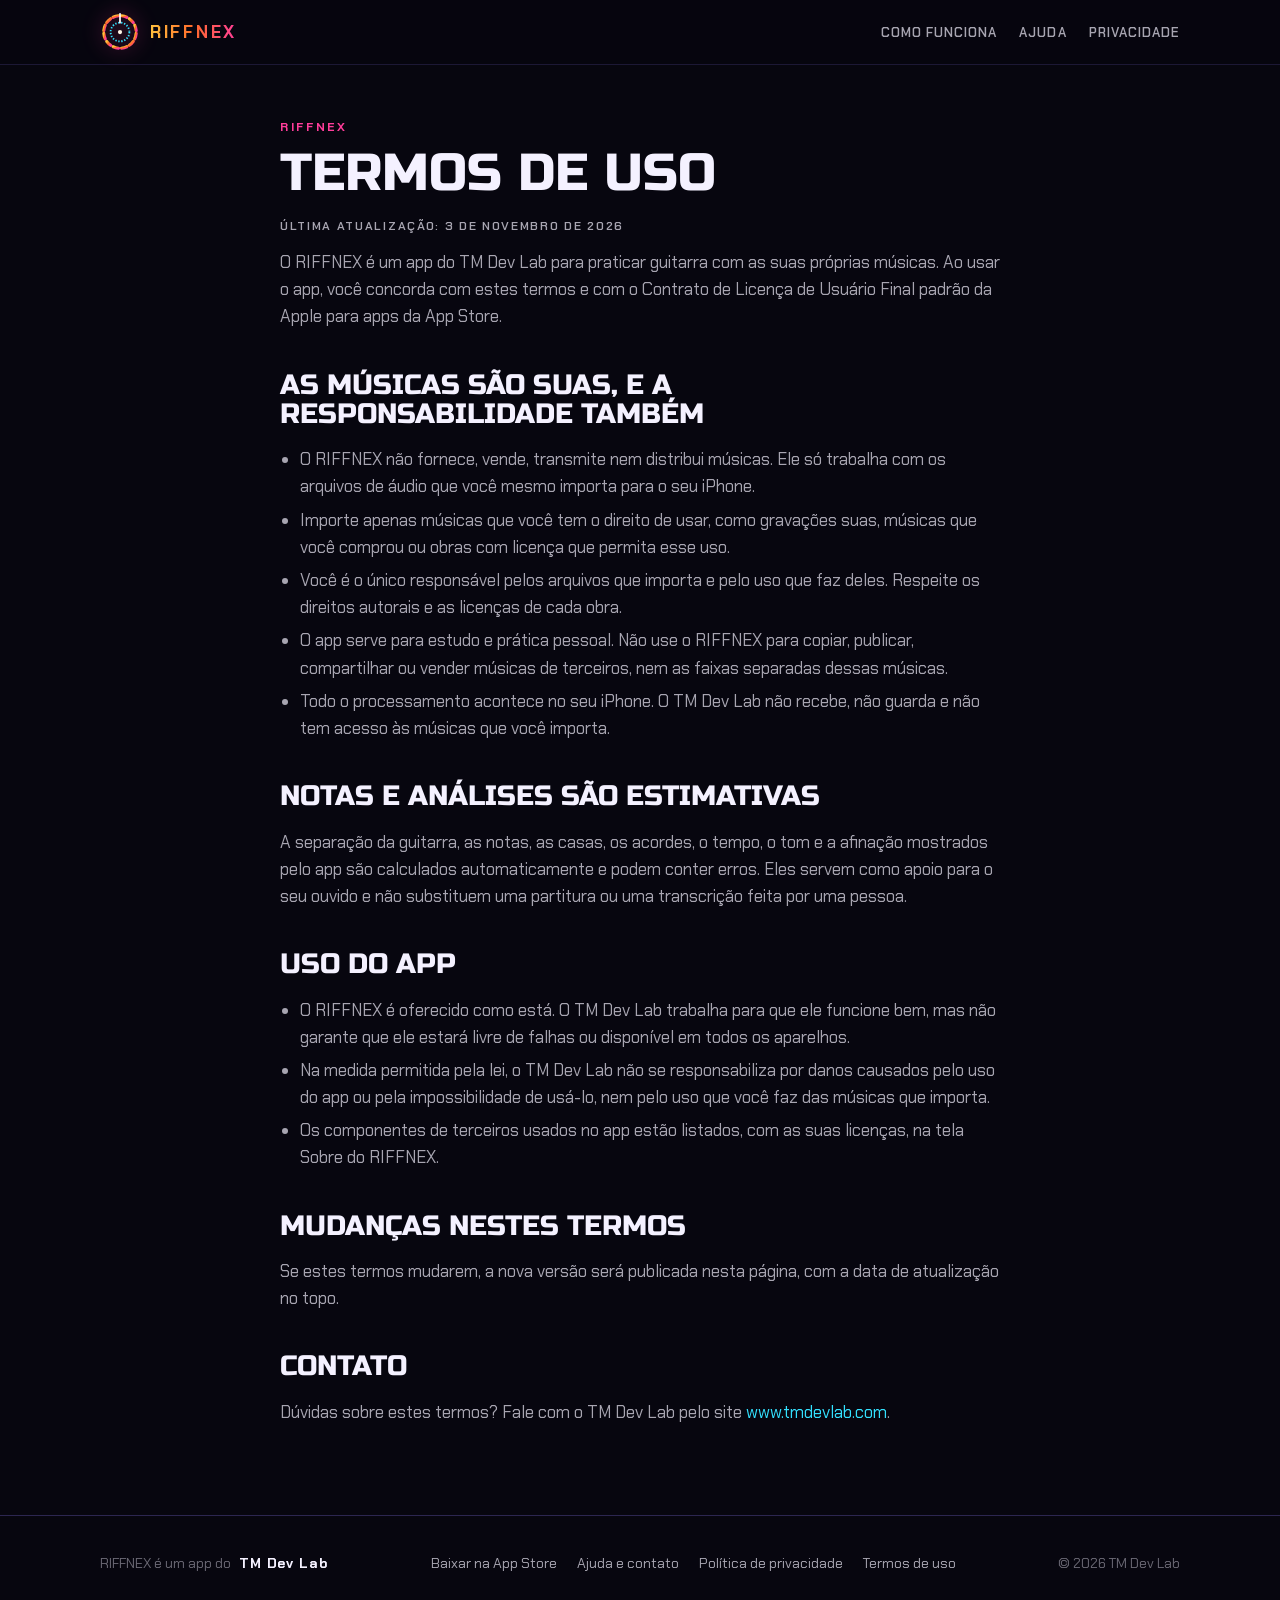
<file: site/termos/index.html>
<!doctype html>
<html lang="pt-BR">
<head>
<meta charset="utf-8">
<meta name="viewport" content="width=device-width, initial-scale=1, viewport-fit=cover">
<title>Termos de uso do RIFFNEX</title>
<meta name="description" content="Termos de uso do RIFFNEX: o app não fornece músicas, quem importa é responsável pelos direitos de uso, e as notas mostradas são estimativas.">
<meta name="robots" content="index, follow, max-image-preview:large">
<meta name="theme-color" content="#07060f">
<meta name="author" content="TM Dev Lab">
<meta name="color-scheme" content="dark">
<meta name="apple-itunes-app" content="app-id=6829888708">
<link rel="canonical" href="https://riffnex.tmdevlab.com/termos/">
<link rel="icon" type="image/png" href="../assets/favicon-64.png">
<link rel="apple-touch-icon" href="../assets/apple-touch-icon.png">
<link rel="manifest" href="../site.webmanifest">
<meta property="og:type" content="website">
<meta property="og:site_name" content="RIFFNEX">
<meta property="og:locale" content="pt_BR">
<meta property="og:url" content="https://riffnex.tmdevlab.com/termos/">
<meta property="og:title" content="Termos de uso do RIFFNEX">
<meta property="og:description" content="Termos de uso do RIFFNEX: o app não fornece músicas, quem importa é responsável pelos direitos de uso, e as notas mostradas são estimativas.">
<meta property="og:image" content="https://riffnex.tmdevlab.com/assets/og-image.png">
<meta property="og:image:width" content="1200">
<meta property="og:image:height" content="630">
<meta property="og:image:alt" content="RIFFNEX: aprenda riffs de ouvido. Um app do TM Dev Lab.">
<meta name="twitter:card" content="summary_large_image">
<meta name="twitter:title" content="Termos de uso do RIFFNEX">
<meta name="twitter:description" content="Termos de uso do RIFFNEX: o app não fornece músicas, quem importa é responsável pelos direitos de uso, e as notas mostradas são estimativas.">
<meta name="twitter:image" content="https://riffnex.tmdevlab.com/assets/og-image.png">
<link rel="preconnect" href="https://fonts.googleapis.com">
<link rel="preconnect" href="https://fonts.gstatic.com" crossorigin>
<link rel="stylesheet" href="https://fonts.googleapis.com/css2?family=Chakra+Petch:wght@400;500;600;700&family=Russo+One&display=swap">
<link rel="stylesheet" href="../assets/style.css">
</head>
<body>
<header class="top">
  <div class="wrap">
    <a class="brand" href="../"><svg class="mark" viewBox="0 0 64 64" width="40" height="40" aria-hidden="true">
  <defs><linearGradient id="rxg" x1="0" y1="0" x2="1" y2="1"><stop offset="0" stop-color="#ffc23d"/><stop offset=".5" stop-color="#ff6a2b"/><stop offset="1" stop-color="#ff3d9a"/></linearGradient></defs>
  <g fill="none" stroke="url(#rxg)" stroke-width="5" stroke-linecap="round"><path d="M34.27 6.10 A26 26 0 0 1 42.99 8.44"/><path d="M46.91 10.70 A26 26 0 0 1 53.30 17.09"/><path d="M55.56 21.01 A26 26 0 0 1 57.90 29.73"/><path d="M57.90 34.27 A26 26 0 0 1 55.56 42.99"/><path d="M53.30 46.91 A26 26 0 0 1 46.91 53.30"/><path d="M42.99 55.56 A26 26 0 0 1 34.27 57.90"/><path d="M29.73 57.90 A26 26 0 0 1 21.01 55.56"/><path d="M17.09 53.30 A26 26 0 0 1 10.70 46.91"/><path d="M8.44 42.99 A26 26 0 0 1 6.10 34.27"/><path d="M6.10 29.73 A26 26 0 0 1 8.44 21.01"/><path d="M10.70 17.09 A26 26 0 0 1 17.09 10.70"/><path d="M21.01 8.44 A26 26 0 0 1 29.73 6.10"/></g>
  <circle cx="32" cy="32" r="15" fill="none" stroke="#33e1ff" stroke-width="3" stroke-dasharray="2.2 2.6"/>
  <circle cx="32" cy="32" r="3.4" fill="#fff4e6"/>
  <rect x="30.6" y="1.5" width="2.8" height="17" rx="1.4" fill="#fff"/>
</svg><span>RIFFNEX</span></a>
    <nav class="nav" aria-label="Principal">
      <a class="hide-sm" href="../#como-funciona">Como funciona</a>
      <a href="../suporte/">Ajuda</a>
      <a href="../privacidade/">Privacidade</a>
    </nav>
  </div>
</header>
<main class="page">
  <div class="wrap">
    <div class="eyebrow">RIFFNEX</div>
    <h1>Termos de uso</h1>
    <p class="updated">Última atualização: 3 de novembro de 2026</p>
    <p>O RIFFNEX é um app do TM Dev Lab para praticar guitarra com as suas próprias músicas. Ao usar o app, você concorda com estes termos e com o Contrato de Licença de Usuário Final padrão da Apple para apps da App Store.</p>

    <h2>As músicas são suas, e a responsabilidade também</h2>
    <ul>
      <li>O RIFFNEX não fornece, vende, transmite nem distribui músicas. Ele só trabalha com os arquivos de áudio que você mesmo importa para o seu iPhone.</li>
      <li>Importe apenas músicas que você tem o direito de usar, como gravações suas, músicas que você comprou ou obras com licença que permita esse uso.</li>
      <li>Você é o único responsável pelos arquivos que importa e pelo uso que faz deles. Respeite os direitos autorais e as licenças de cada obra.</li>
      <li>O app serve para estudo e prática pessoal. Não use o RIFFNEX para copiar, publicar, compartilhar ou vender músicas de terceiros, nem as faixas separadas dessas músicas.</li>
      <li>Todo o processamento acontece no seu iPhone. O TM Dev Lab não recebe, não guarda e não tem acesso às músicas que você importa.</li>
    </ul>

    <h2>Notas e análises são estimativas</h2>
    <p>A separação da guitarra, as notas, as casas, os acordes, o tempo, o tom e a afinação mostrados pelo app são calculados automaticamente e podem conter erros. Eles servem como apoio para o seu ouvido e não substituem uma partitura ou uma transcrição feita por uma pessoa.</p>

    <h2>Uso do app</h2>
    <ul>
      <li>O RIFFNEX é oferecido como está. O TM Dev Lab trabalha para que ele funcione bem, mas não garante que ele estará livre de falhas ou disponível em todos os aparelhos.</li>
      <li>Na medida permitida pela lei, o TM Dev Lab não se responsabiliza por danos causados pelo uso do app ou pela impossibilidade de usá-lo, nem pelo uso que você faz das músicas que importa.</li>
      <li>Os componentes de terceiros usados no app estão listados, com as suas licenças, na tela Sobre do RIFFNEX.</li>
    </ul>

    <h2>Mudanças nestes termos</h2>
    <p>Se estes termos mudarem, a nova versão será publicada nesta página, com a data de atualização no topo.</p>

    <h2>Contato</h2>
    <p>Dúvidas sobre estes termos? Fale com o TM Dev Lab pelo site <a href="https://www.tmdevlab.com">www.tmdevlab.com</a>.</p>
  </div>
</main>
<footer>
  <div class="wrap">
    <span class="lab">RIFFNEX é um app do <a href="https://www.tmdevlab.com"><strong>TM Dev Lab</strong></a></span>
    <nav aria-label="Rodapé">
      <a href="https://apps.apple.com/app/riffnex/id6829888708" rel="noopener">Baixar na App Store</a>
      <a href="../suporte/">Ajuda e contato</a>
      <a href="../privacidade/">Política de privacidade</a>
      <a href="../termos/">Termos de uso</a>
    </nav>
    <span>© 2026 TM Dev Lab</span>
  </div>
</footer>

</body>
</html>
</file>
<file: site/assets/style.css>
/* RIFFNEX site: the app's arena look. Deep violet-black ground, the guitar burns orange,
   the band glows cyan, magenta lights the arena. Wide technical type for labels. */
:root {
  color-scheme: dark;
  --base: #07060f;
  --surface: #0f0c22;
  --raised: #1a1438;
  --line: #2c2650;
  --fg: #f4f1ff;
  --fg-2: rgba(244, 241, 255, 0.68);
  --fg-3: rgba(244, 241, 255, 0.42);
  --fire: #ff6a2b;
  --fire-2: #ffc23d;
  --cyan: #33e1ff;
  --magenta: #ff3d9a;
  --violet: #6d2bff;
  --grad: linear-gradient(90deg, var(--fire-2), var(--fire) 50%, var(--magenta));
  --font-hud: "Chakra Petch", "Segoe UI", system-ui, sans-serif;
  --font-big: "Russo One", "Arial Black", Impact, sans-serif;
  --font-body: "Chakra Petch", system-ui, -apple-system, "Segoe UI", sans-serif;
  --radius: 14px;
  --gutter: max(20px, env(safe-area-inset-left, 0px));
}

* { box-sizing: border-box; }
html { scroll-behavior: smooth; }
body {
  margin: 0;
  background: var(--base);
  color: var(--fg);
  font-family: var(--font-body);
  font-size: 17px;
  line-height: 1.6;
  -webkit-font-smoothing: antialiased;
}
img { max-width: 100%; display: block; }
a { color: var(--cyan); text-decoration: none; }
a:hover { text-decoration: underline; }
a:focus-visible, button:focus-visible { outline: 2px solid var(--cyan); outline-offset: 3px; border-radius: 4px; }

.wrap { max-width: 1120px; margin: 0 auto; padding-left: var(--gutter); padding-right: max(20px, env(safe-area-inset-right, 0px)); }

/* Header */
.top {
  position: sticky; top: 0; z-index: 10;
  background: rgba(7, 6, 15, 0.78);
  backdrop-filter: blur(14px); -webkit-backdrop-filter: blur(14px);
  border-bottom: 1px solid rgba(44, 38, 80, 0.6);
}
.top .wrap { display: flex; align-items: center; justify-content: space-between; height: 64px; gap: 16px; }
.brand { display: flex; align-items: center; gap: 10px; color: var(--fg); font: 700 15px/1 var(--font-hud); letter-spacing: 0.18em; }
.brand:hover { text-decoration: none; }
.brand .mark { width: 40px; height: 40px; filter: drop-shadow(0 0 10px rgba(255, 61, 154, 0.45)); transition: transform 0.6s cubic-bezier(.2, .8, .2, 1); }
.brand:hover .mark { transform: rotate(30deg); }
.brand span { background: var(--grad); -webkit-background-clip: text; background-clip: text; color: transparent; font-size: 17px; }
.nav { display: flex; gap: 22px; font: 600 13px/1 var(--font-hud); letter-spacing: 0.08em; text-transform: uppercase; }
.nav a { color: var(--fg-2); }
.nav a:hover, .nav a[aria-current="page"] { color: var(--fg); text-decoration: none; }

/* Hero */
.hero { position: relative; overflow: hidden; padding: 72px 0 56px; }
.hero::before {
  content: ""; position: absolute; inset: -30% -10% auto; height: 120%;
  background: radial-gradient(60% 50% at 70% 40%, rgba(109, 43, 255, 0.35), transparent 70%),
              radial-gradient(40% 40% at 20% 20%, rgba(255, 61, 154, 0.16), transparent 70%);
  pointer-events: none;
}
.hero .wrap { position: relative; display: grid; grid-template-columns: 1.05fr 0.95fr; gap: 48px; align-items: center; }
.appcard { display: flex; align-items: center; gap: 16px; margin-bottom: 28px; }
.appcard img {
  width: 88px; height: 88px; border-radius: 22px;
  box-shadow: 0 0 0 1px rgba(255, 255, 255, 0.12), 0 12px 40px rgba(255, 61, 154, 0.35), 0 0 60px rgba(255, 106, 43, 0.2);
}
.appcard strong { display: block; font: 400 24px/1 var(--font-big); letter-spacing: 0.04em; }
.appcard span { display: block; font: 500 13px/1.4 var(--font-hud); color: var(--fg-2); margin-top: 6px; }
.appcard .soonpill {
  display: inline-block; margin-top: 8px; padding: 4px 10px; border-radius: 999px; font-size: 11px; letter-spacing: 0.1em;
  text-transform: uppercase; color: var(--cyan); border: 1px solid rgba(51, 225, 255, 0.4); background: rgba(51, 225, 255, 0.08);
}
.eyebrow { font: 700 12px/1 var(--font-hud); letter-spacing: 0.22em; text-transform: uppercase; color: var(--magenta); }
h1 {
  font: 400 clamp(40px, 6.4vw, 76px)/0.98 var(--font-big);
  text-transform: uppercase; margin: 16px 0 20px; text-wrap: balance;
}
h1 .glow { background: var(--grad); -webkit-background-clip: text; background-clip: text; color: transparent; filter: drop-shadow(0 0 22px rgba(255, 106, 43, 0.35)); }
.lead { font-size: 19px; color: var(--fg-2); max-width: 34em; margin: 0 0 28px; }
.cta { display: flex; flex-wrap: wrap; gap: 12px; align-items: center; }
.btn {
  display: inline-flex; align-items: center; gap: 10px; height: 52px; padding: 0 22px;
  border-radius: 8px; font: 700 14px/1 var(--font-hud); letter-spacing: 0.12em; text-transform: uppercase;
}
.btn.primary { background: var(--grad); color: #1a0610; box-shadow: 0 0 28px rgba(255, 106, 43, 0.4); }
.btn.ghost { border: 1px solid var(--line); color: var(--fg); background: rgba(15, 12, 34, 0.7); }
.btn:hover { text-decoration: none; filter: brightness(1.08); }
.btn.soon { cursor: default; }
.btn.soon:hover { filter: none; }
.note { font-size: 13px; color: var(--fg-3); margin-top: 14px; }

/* Phone with the live arena */
.phone {
  position: relative; justify-self: center; width: min(360px, 100%); aspect-ratio: 9 / 19.5;
  border-radius: 46px; padding: 12px;
  background: linear-gradient(160deg, #241c4a, #0b0918 40%, #18123a);
  box-shadow: 0 0 0 1px rgba(255, 61, 154, 0.18), 0 40px 120px rgba(109, 43, 255, 0.35), inset 0 0 0 2px rgba(255, 255, 255, 0.04);
}
.phone canvas { width: 100%; height: 100%; border-radius: 36px; display: block; background: var(--surface); }

/* Sections */
section { padding: 72px 0; }
.section-head { max-width: 40em; margin-bottom: 36px; }
h2 { font: 400 clamp(28px, 4vw, 42px)/1.05 var(--font-big); text-transform: uppercase; margin: 12px 0 14px; text-wrap: balance; }
.section-head p { color: var(--fg-2); margin: 0; }

.features { display: grid; grid-template-columns: repeat(3, minmax(0, 1fr)); gap: 18px; }
.feature {
  position: relative; padding: 26px; border-radius: var(--radius); background: var(--surface);
  border: 1px solid var(--line); overflow: hidden; min-width: 0;
}
.feature::after {
  content: ""; position: absolute; inset: auto -40% -60% auto; width: 80%; aspect-ratio: 1;
  background: radial-gradient(circle, var(--accent, rgba(255, 61, 154, 0.16)), transparent 70%);
  pointer-events: none;
}
.feature .tag { font: 700 11px/1 var(--font-hud); letter-spacing: 0.18em; text-transform: uppercase; color: var(--accent-fg, var(--fire-2)); }
.feature h3 { font: 700 21px/1.2 var(--font-hud); margin: 12px 0 8px; }
.feature p { margin: 0; color: var(--fg-2); font-size: 16px; }
.feature.fire { --accent: rgba(255, 106, 43, 0.2); --accent-fg: var(--fire-2); }
.feature.cyan { --accent: rgba(51, 225, 255, 0.16); --accent-fg: var(--cyan); }
.feature.magenta { --accent: rgba(255, 61, 154, 0.18); --accent-fg: var(--magenta); }

.steps { display: grid; grid-template-columns: repeat(3, minmax(0, 1fr)); gap: 18px; counter-reset: step; }
.step { padding: 24px; border-left: 2px solid var(--line); min-width: 0; }
.step b { display: block; font: 400 40px/1 var(--font-big); background: var(--grad); -webkit-background-clip: text; background-clip: text; color: transparent; }
.step h3 { font: 700 19px/1.25 var(--font-hud); margin: 12px 0 6px; }
.step p { margin: 0; color: var(--fg-2); font-size: 16px; }

.private {
  display: grid; grid-template-columns: auto minmax(0, 1fr); gap: 28px; align-items: center;
  padding: 32px; border-radius: var(--radius); background: linear-gradient(120deg, rgba(51, 225, 255, 0.08), rgba(109, 43, 255, 0.08));
  border: 1px solid rgba(51, 225, 255, 0.25);
}
.private .badge { width: 72px; height: 72px; border-radius: 18px; display: grid; place-items: center; background: rgba(51, 225, 255, 0.12); color: var(--cyan); }
.private h2 { margin-top: 0; }
.private p { margin: 0; color: var(--fg-2); }

/* Long text pages */
.page { padding: 56px 0 72px; }
.page .wrap { max-width: 760px; }
.page h1 { font-size: clamp(34px, 5vw, 52px); }
.page h2 { font-size: clamp(22px, 3vw, 28px); margin-top: 40px; }
.page p, .page li { color: var(--fg-2); }
.page ul { padding-left: 1.2em; }
.page li { margin: 6px 0; }
.updated { font: 600 12px/1 var(--font-hud); letter-spacing: 0.14em; text-transform: uppercase; color: var(--fg-3); }

.faq details {
  border: 1px solid var(--line); border-radius: 10px; background: var(--surface); padding: 0 20px; margin: 12px 0;
}
.faq summary { cursor: pointer; list-style: none; padding: 18px 0; font: 700 17px/1.35 var(--font-hud); color: var(--fg); display: flex; justify-content: space-between; gap: 16px; }
.faq summary::-webkit-details-marker { display: none; }
.faq summary::after { content: "+"; color: var(--magenta); font-size: 22px; line-height: 1; transition: transform 0.2s; }
.faq details[open] summary::after { transform: rotate(45deg); }
.faq details p { margin: 0 0 18px; }

/* Footer */
footer { border-top: 1px solid var(--line); padding: 36px 0 48px; color: var(--fg-3); font-size: 14px; }
footer .wrap { display: flex; flex-wrap: wrap; gap: 18px; justify-content: space-between; align-items: center; }
footer nav { display: flex; gap: 20px; flex-wrap: wrap; }
footer a { color: var(--fg-2); }
.lab { display: inline-flex; align-items: center; gap: 8px; }
.lab strong { color: var(--fg); font-family: var(--font-hud); letter-spacing: 0.06em; }

/* Reveal on scroll: visible by default, animated only when JavaScript is on. */
.js .reveal { opacity: 0; transform: translateY(18px); transition: opacity 0.7s ease, transform 0.7s cubic-bezier(.2, .8, .2, 1); }
.js .reveal.in { opacity: 1; transform: none; }

@media (max-width: 900px) {
  .hero { padding-top: 40px; }
  .hero .wrap { grid-template-columns: minmax(0, 1fr); gap: 40px; }
  .features, .steps { grid-template-columns: minmax(0, 1fr); }
  .nav { gap: 14px; }
}
@media (max-width: 520px) {
  .nav a.hide-sm { display: none; }
  .private { grid-template-columns: minmax(0, 1fr); padding: 24px; }
  section { padding: 56px 0; }
}
@media (prefers-reduced-motion: reduce) {
  html { scroll-behavior: auto; }
  .js .reveal { opacity: 1; transform: none; transition: none; }
}
</file>
